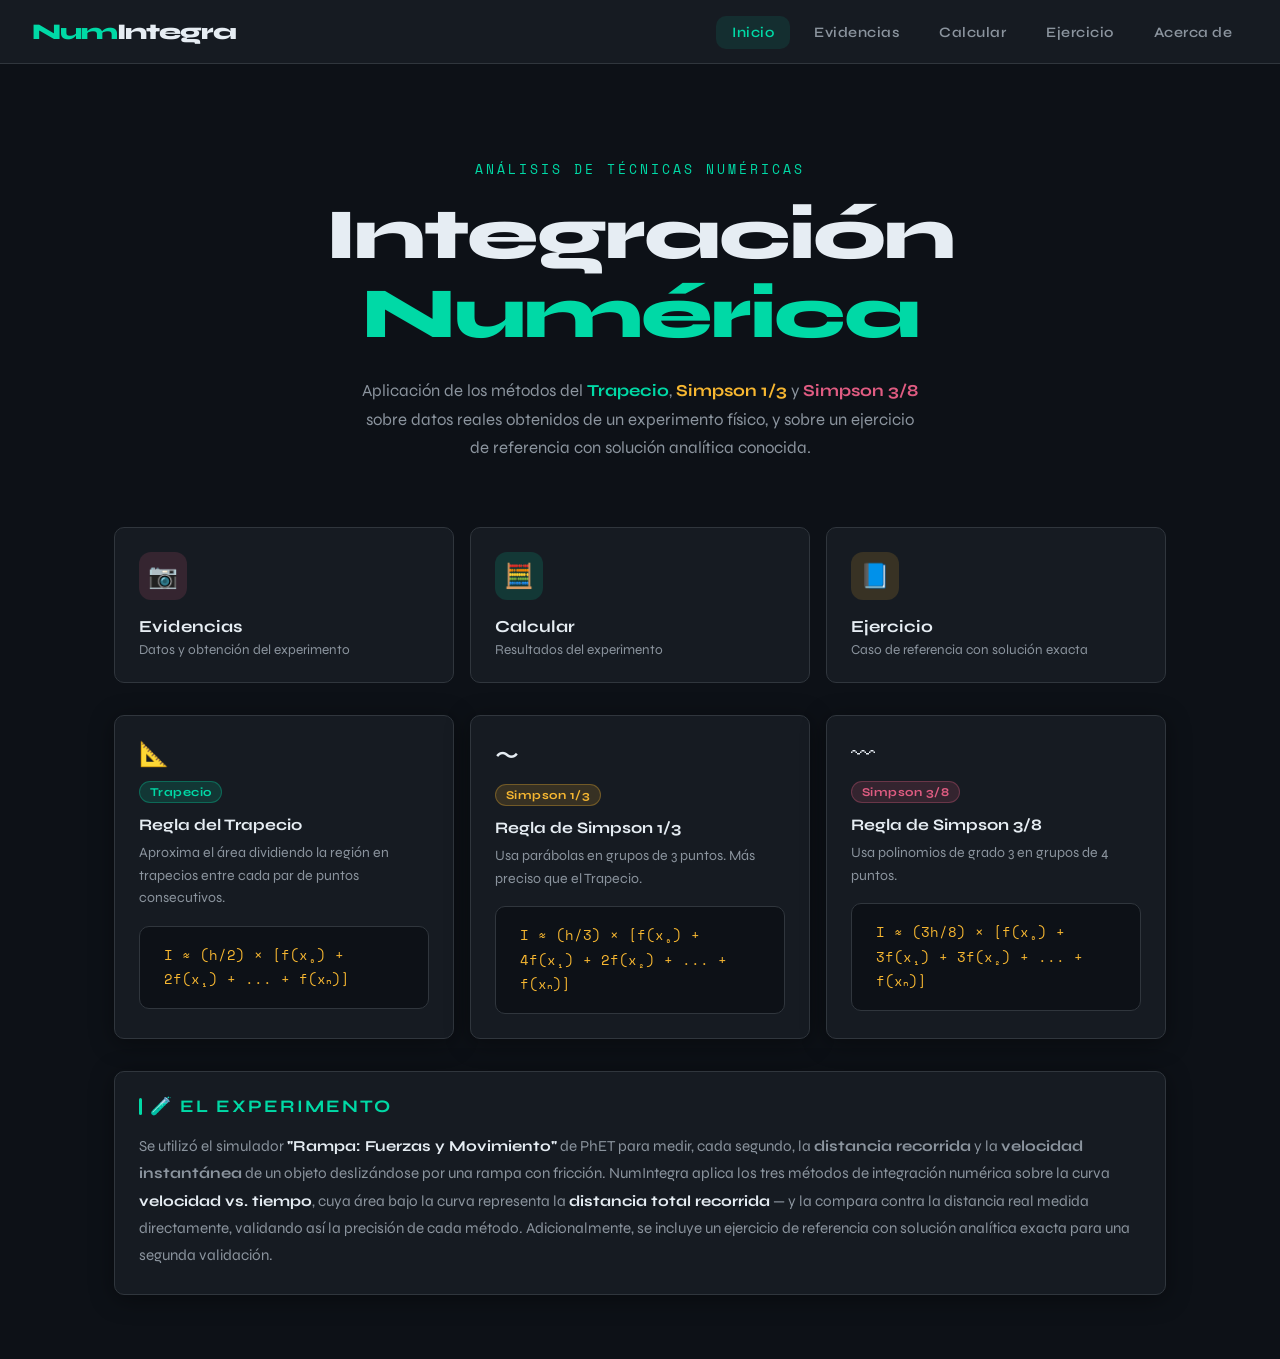
<file: index.html>
<!DOCTYPE html>
<html lang="es">
<head>
  <meta charset="UTF-8">
  <meta name="viewport" content="width=device-width, initial-scale=1.0">
  <title>NumIntegra — Integración Numérica</title>
  <link rel="stylesheet" href="css/estilos.css">
</head>
<body>

  <!-- ── Barra de navegación ── -->
  <nav>
    <a href="index.html" class="nav-logo">Num<span>Integra</span></a>
    <ul class="nav-enlaces">
      <li><a href="index.html" class="activo">Inicio</a></li>
      <li><a href="paginas/evidencias.html">Evidencias</a></li>
      <li><a href="paginas/metodos.html">Calcular</a></li>
      <li><a href="paginas/ejercicio.html">Ejercicio</a></li>
      <li><a href="paginas/acerca.html">Acerca de</a></li>
    </ul>
  </nav>

  <!-- ── Contenido principal ── -->
  <div class="contenedor">

    <!-- Hero -->
    <div style="text-align:center; padding: 4rem 1rem 2rem;">
      <div style="font-family: var(--fuente-mono); font-size:0.8rem; color:var(--color-acento); letter-spacing:3px; text-transform:uppercase; margin-bottom:1rem;">
        Análisis de Técnicas Numéricas
      </div>
      <h1 style="font-size: clamp(2.5rem, 6vw, 4.5rem); font-weight:800; letter-spacing:-2px; line-height:1.1; margin-bottom:1.5rem;">
        Integración<br><span style="color:var(--color-acento);">Numérica</span>
      </h1>
      <p style="color:var(--color-texto-suave); max-width:560px; margin:0 auto; font-size:1.05rem; line-height:1.7;">
        Aplicación de los métodos del <strong style="color:var(--color-trapecio)">Trapecio</strong>,
        <strong style="color:var(--color-s13)">Simpson 1/3</strong> y
        <strong style="color:var(--color-s38)">Simpson 3/8</strong>
        sobre datos reales obtenidos de un experimento físico, y sobre un ejercicio
        de referencia con solución analítica conocida.
      </p>
    </div>

    <!-- Accesos principales -->
    <div class="grid-accesos">

      <a href="paginas/evidencias.html" class="acceso-card animar">
        <div class="acceso-icono" style="background:rgba(224,92,130,0.15);">📷</div>
        <div class="acceso-titulo">Evidencias</div>
        <div class="acceso-desc">Datos y obtención del experimento</div>
      </a>

      <a href="paginas/metodos.html" class="acceso-card animar" style="animation-delay:0.1s;">
        <div class="acceso-icono" style="background:rgba(0,217,166,0.15);">🧮</div>
        <div class="acceso-titulo">Calcular</div>
        <div class="acceso-desc">Resultados del experimento</div>
      </a>

      <a href="paginas/ejercicio.html" class="acceso-card animar" style="animation-delay:0.2s;">
        <div class="acceso-icono" style="background:rgba(247,183,49,0.15);">📘</div>
        <div class="acceso-titulo">Ejercicio</div>
        <div class="acceso-desc">Caso de referencia con solución exacta</div>
      </a>

    </div>

    <!-- Tarjetas de los 3 métodos -->
    <div style="display:grid; grid-template-columns:repeat(auto-fit, minmax(280px, 1fr)); gap:1rem; margin: 2rem 0;">

      <div class="tarjeta animar">
        <div style="font-size:1.5rem; margin-bottom:0.75rem;">📐</div>
        <span class="badge badge-trapecio" style="margin-bottom:0.75rem; display:inline-block;">Trapecio</span>
        <h3 style="font-size:1rem; margin-bottom:0.5rem;">Regla del Trapecio</h3>
        <p style="color:var(--color-texto-suave); font-size:0.88rem; line-height:1.6;">
          Aproxima el área dividiendo la región en trapecios entre cada par de puntos consecutivos.
        </p>
        <div class="formula-box" style="margin-top:1rem;">
          I ≈ (h/2) × [f(x₀) + 2f(x₁) + ... + f(xₙ)]
        </div>
      </div>

      <div class="tarjeta animar" style="animation-delay:0.1s;">
        <div style="font-size:1.5rem; margin-bottom:0.75rem;">〜</div>
        <span class="badge badge-s13" style="margin-bottom:0.75rem; display:inline-block;">Simpson 1/3</span>
        <h3 style="font-size:1rem; margin-bottom:0.5rem;">Regla de Simpson 1/3</h3>
        <p style="color:var(--color-texto-suave); font-size:0.88rem; line-height:1.6;">
          Usa parábolas en grupos de 3 puntos. Más preciso que el Trapecio.
        </p>
        <div class="formula-box" style="margin-top:1rem;">
          I ≈ (h/3) × [f(x₀) + 4f(x₁) + 2f(x₂) + ... + f(xₙ)]
        </div>
      </div>

      <div class="tarjeta animar" style="animation-delay:0.2s;">
        <div style="font-size:1.5rem; margin-bottom:0.75rem;">〰</div>
        <span class="badge badge-s38" style="margin-bottom:0.75rem; display:inline-block;">Simpson 3/8</span>
        <h3 style="font-size:1rem; margin-bottom:0.5rem;">Regla de Simpson 3/8</h3>
        <p style="color:var(--color-texto-suave); font-size:0.88rem; line-height:1.6;">
          Usa polinomios de grado 3 en grupos de 4 puntos.
        </p>
        <div class="formula-box" style="margin-top:1rem;">
          I ≈ (3h/8) × [f(x₀) + 3f(x₁) + 3f(x₂) + ... + f(xₙ)]
        </div>
      </div>

    </div>

    <!-- Descripción del experimento -->
    <div class="tarjeta" style="margin-bottom:2rem;">
      <div class="titulo-seccion">🧪 El Experimento</div>
      <p style="color:var(--color-texto-suave); line-height:1.8; font-size:0.95rem;">
        Se utilizó el simulador <strong style="color:var(--color-texto)">"Rampa: Fuerzas y Movimiento"</strong> de PhET
        para medir, cada segundo, la <strong>distancia recorrida</strong> y la
        <strong>velocidad instantánea</strong> de un objeto deslizándose por una rampa con fricción.
        NumIntegra aplica los tres métodos de integración numérica sobre la curva
        <strong style="color:var(--color-texto)">velocidad vs. tiempo</strong>,
        cuya área bajo la curva representa la <strong style="color:var(--color-texto)">distancia total recorrida</strong>
        — y la compara contra la distancia real medida directamente, validando así la precisión
        de cada método. Adicionalmente, se incluye un ejercicio de referencia con solución
        analítica exacta para una segunda validación.
      </p>
    </div>

  </div><!-- fin .contenedor -->

</body>
</html>
</file>
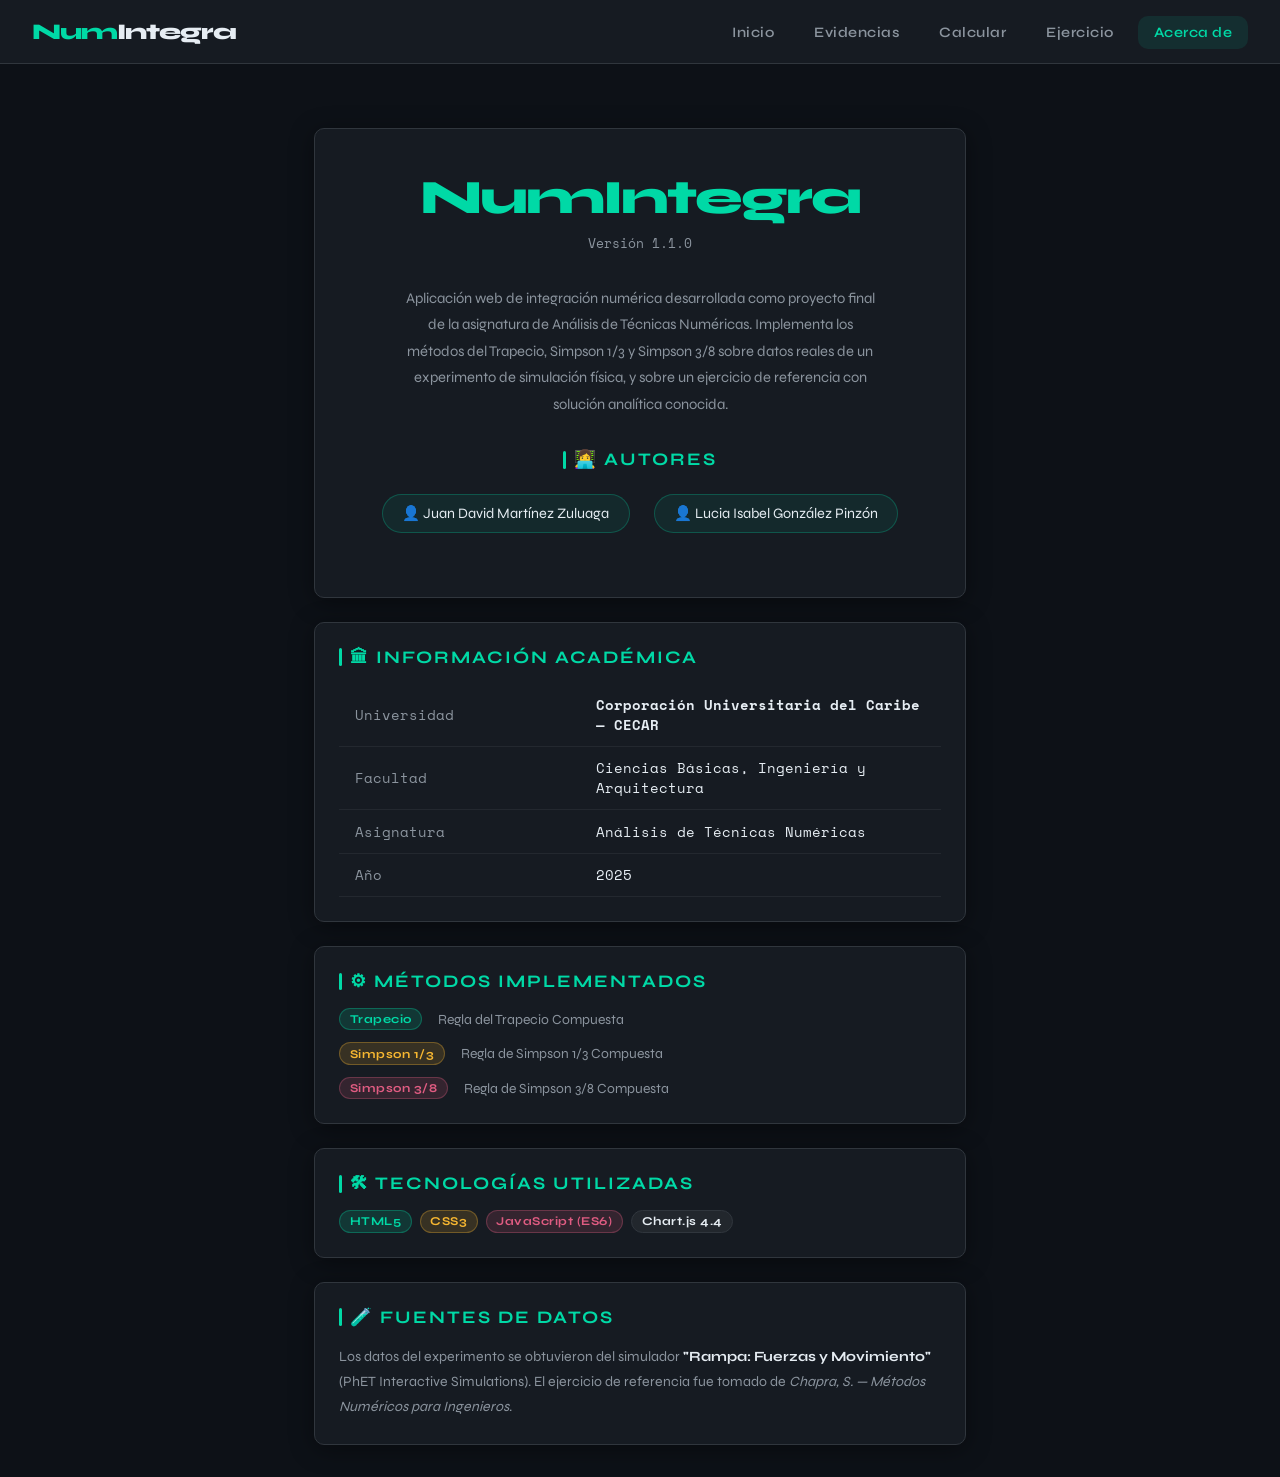
<file: paginas/acerca.html>
<!DOCTYPE html>
<html lang="es">
<head>
  <meta charset="UTF-8">
  <meta name="viewport" content="width=device-width, initial-scale=1.0">
  <title>Acerca de — NumIntegra</title>
  <link rel="stylesheet" href="../css/estilos.css">
</head>
<body>

  <nav>
    <a href="../index.html" class="nav-logo">Num<span>Integra</span></a>
    <ul class="nav-enlaces">
      <li><a href="../index.html">Inicio</a></li>
      <li><a href="evidencias.html">Evidencias</a></li>
      <li><a href="metodos.html">Calcular</a></li>
      <li><a href="ejercicio.html">Ejercicio</a></li>
      <li><a href="acerca.html" class="activo">Acerca de</a></li>
    </ul>
  </nav>

  <div class="contenedor" style="max-width:700px;">

    <div class="tarjeta acerca-tarjeta animar" style="margin-top:2rem; margin-bottom:1.5rem;">
      <div class="acerca-logo">NumIntegra</div>
      <div class="acerca-version">Versión 1.1.0</div>

      <p style="color:var(--color-texto-suave); font-size:0.92rem; line-height:1.8; max-width:480px; margin:0 auto 2rem;">
        Aplicación web de integración numérica desarrollada como proyecto final de la
        asignatura de Análisis de Técnicas Numéricas. Implementa los métodos del Trapecio,
        Simpson 1/3 y Simpson 3/8 sobre datos reales de un experimento de simulación física,
        y sobre un ejercicio de referencia con solución analítica conocida.
      </p>

      <div class="titulo-seccion" style="justify-content:center; margin-bottom:1rem;">👩‍💻 Autores</div>
      <div class="autores-lista">
        <div class="autor-chip">👤 Juan David Martínez Zuluaga</div>
        <div class="autor-chip">👤 Lucia Isabel González Pinzón</div>
      </div>
    </div>

    <div class="tarjeta animar" style="animation-delay:0.1s; margin-bottom:1.5rem;">
      <div class="titulo-seccion">🏛 Información Académica</div>
      <table class="tabla-errores">
        <tbody>
          <tr><td style="color:var(--color-texto-suave); width:40%;">Universidad</td><td style="font-weight:600;">Corporación Universitaria del Caribe — CECAR</td></tr>
          <tr><td style="color:var(--color-texto-suave);">Facultad</td><td>Ciencias Básicas, Ingeniería y Arquitectura</td></tr>
          <tr><td style="color:var(--color-texto-suave);">Asignatura</td><td>Análisis de Técnicas Numéricas</td></tr>
          <tr><td style="color:var(--color-texto-suave);">Año</td><td>2025</td></tr>
        </tbody>
      </table>
    </div>

    <div class="tarjeta animar" style="animation-delay:0.2s; margin-bottom:1.5rem;">
      <div class="titulo-seccion">⚙ Métodos implementados</div>
      <div style="display:flex; flex-direction:column; gap:0.75rem;">
        <div style="display:flex; align-items:center; gap:1rem;">
          <span class="badge badge-trapecio">Trapecio</span>
          <span style="color:var(--color-texto-suave); font-size:0.87rem;">Regla del Trapecio Compuesta</span>
        </div>
        <div style="display:flex; align-items:center; gap:1rem;">
          <span class="badge badge-s13">Simpson 1/3</span>
          <span style="color:var(--color-texto-suave); font-size:0.87rem;">Regla de Simpson 1/3 Compuesta</span>
        </div>
        <div style="display:flex; align-items:center; gap:1rem;">
          <span class="badge badge-s38">Simpson 3/8</span>
          <span style="color:var(--color-texto-suave); font-size:0.87rem;">Regla de Simpson 3/8 Compuesta</span>
        </div>
      </div>
    </div>

    <div class="tarjeta animar" style="animation-delay:0.3s; margin-bottom:1.5rem;">
      <div class="titulo-seccion">🛠 Tecnologías utilizadas</div>
      <div style="display:flex; flex-wrap:wrap; gap:0.5rem;">
        <span class="badge badge-trapecio">HTML5</span>
        <span class="badge badge-s13">CSS3</span>
        <span class="badge badge-s38">JavaScript (ES6)</span>
        <span class="badge" style="background:rgba(255,255,255,0.05); border:1px solid var(--color-borde);">Chart.js 4.4</span>
      </div>
    </div>

    <div class="tarjeta animar" style="animation-delay:0.4s;">
      <div class="titulo-seccion">🧪 Fuentes de datos</div>
      <p style="color:var(--color-texto-suave); font-size:0.88rem; line-height:1.8;">
        Los datos del experimento se obtuvieron del simulador <strong style="color:var(--color-texto)">"Rampa: Fuerzas y Movimiento"</strong>
        (PhET Interactive Simulations). El ejercicio de referencia fue tomado de
        <em>Chapra, S. — Métodos Numéricos para Ingenieros</em>.
      </p>
    </div>

  </div>

  <script src="../js/datos-experimento.js"></script>
  <script>
    document.querySelectorAll('.nav-enlaces a').forEach(function (enlace) {
      const ruta = enlace.getAttribute('href').split('/').pop();
      if (ruta === 'acerca.html') enlace.classList.add('activo');
    });
  </script>

</body>
</html>
</file>
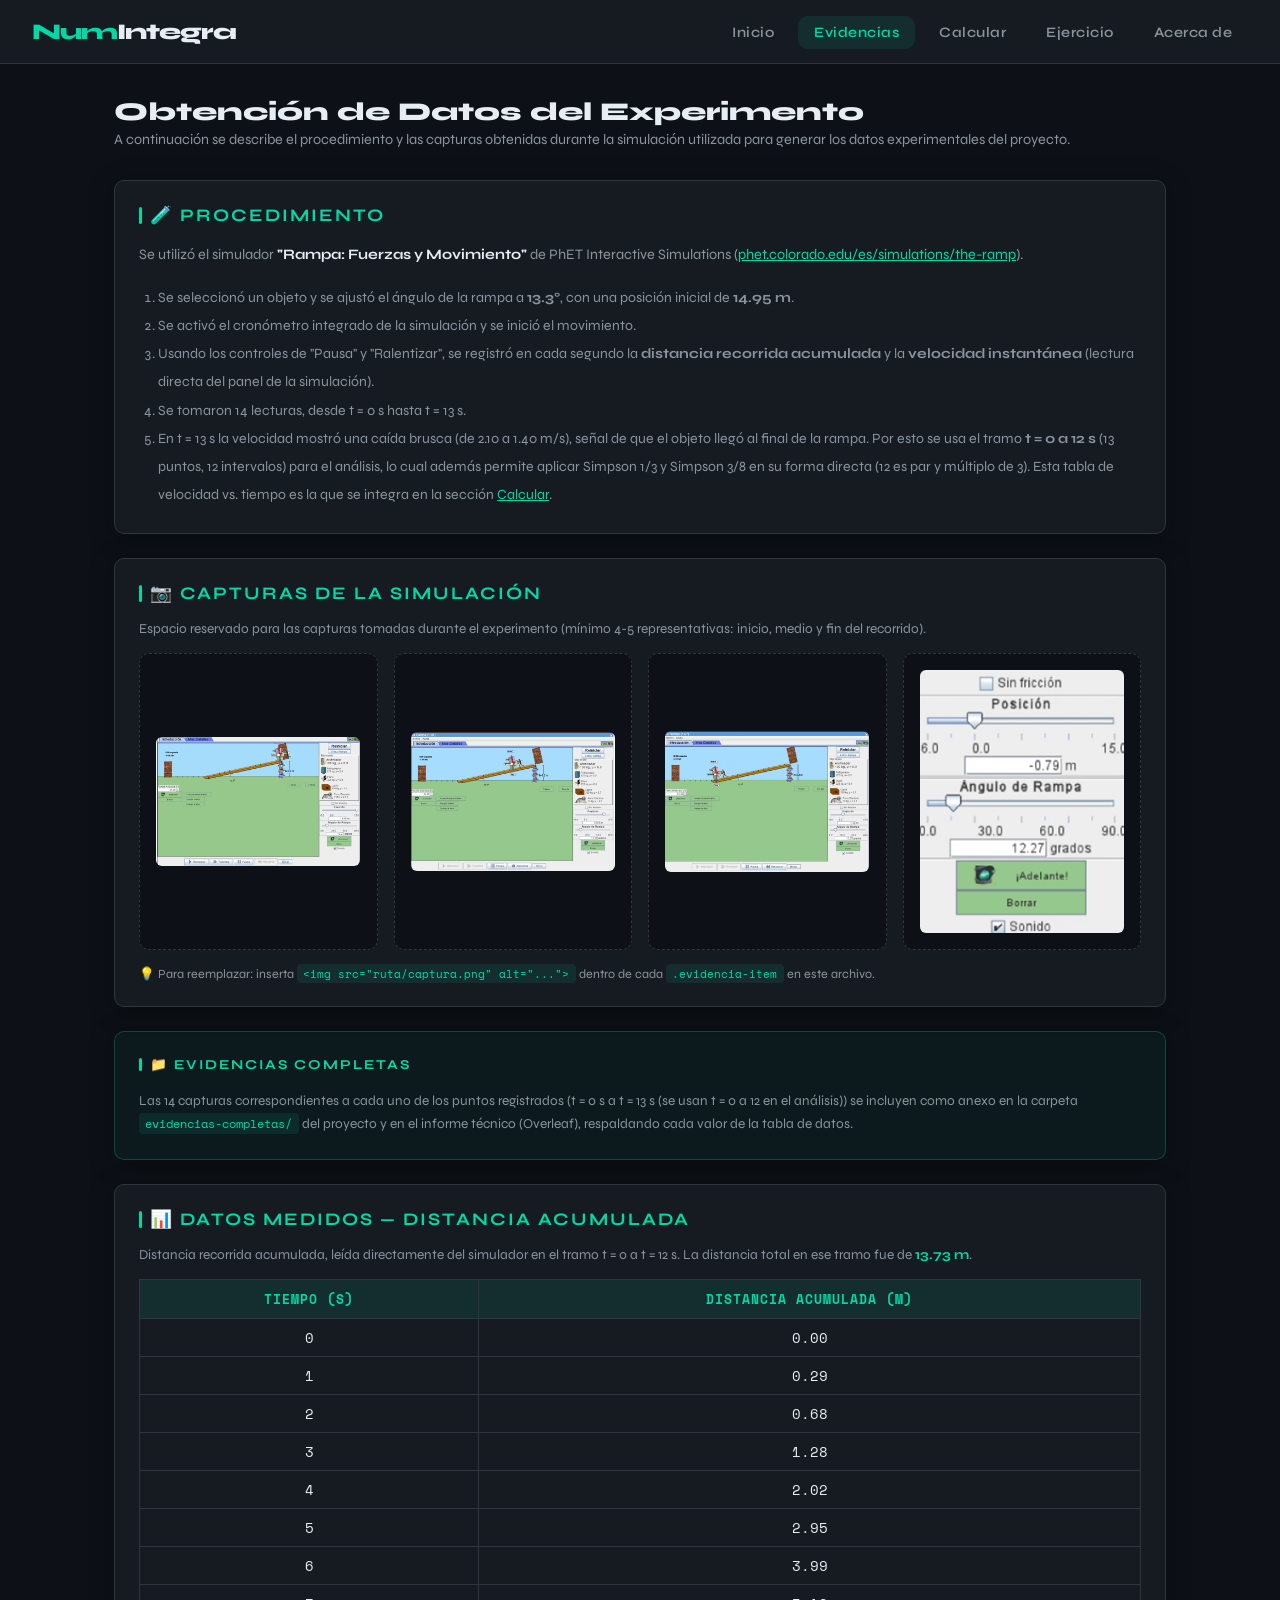
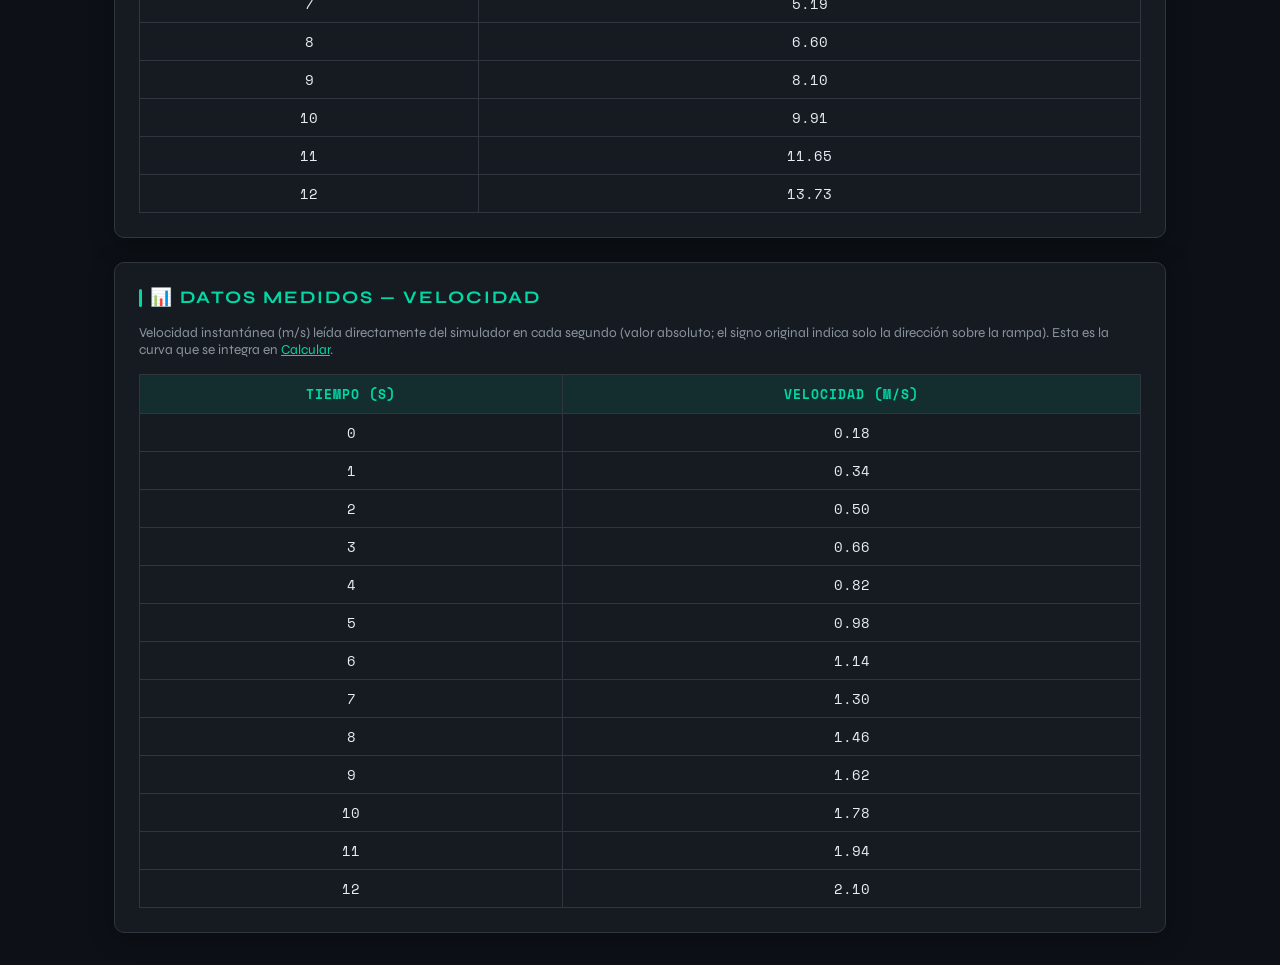
<file: paginas/evidencias.html>
<!DOCTYPE html>
<html lang="es">
<head>
  <meta charset="UTF-8">
  <meta name="viewport" content="width=device-width, initial-scale=1.0">
  <title>Evidencias — NumIntegra</title>
  <link rel="stylesheet" href="../css/estilos.css">
</head>
<body>

  <nav>
    <a href="../index.html" class="nav-logo">Num<span>Integra</span></a>
    <ul class="nav-enlaces">
      <li><a href="../index.html">Inicio</a></li>
      <li><a href="evidencias.html" class="activo">Evidencias</a></li>
      <li><a href="metodos.html">Calcular</a></li>
      <li><a href="ejercicio.html">Ejercicio</a></li>
      <li><a href="acerca.html">Acerca de</a></li>
    </ul>
  </nav>

  <div class="contenedor">

    <h2 style="font-size:1.6rem; font-weight:800; margin-bottom:0.25rem;">Obtención de Datos del Experimento</h2>
    <p style="color:var(--color-texto-suave); margin-bottom:2rem; font-size:0.9rem;">
      A continuación se describe el procedimiento y las capturas obtenidas durante la
      simulación utilizada para generar los datos experimentales del proyecto.
    </p>

    <!-- Descripción del procedimiento -->
    <div class="tarjeta" style="margin-bottom:1.5rem;">
      <div class="titulo-seccion">🧪 Procedimiento</div>
      <p style="color:var(--color-texto-suave); font-size:0.9rem; line-height:1.8; margin-bottom:1rem;">
        Se utilizó el simulador <strong style="color:var(--color-texto)">"Rampa: Fuerzas y Movimiento"</strong>
        de PhET Interactive Simulations
        (<a href="https://phet.colorado.edu/es/simulations/the-ramp" target="_blank" style="color:var(--color-acento);">phet.colorado.edu/es/simulations/the-ramp</a>).
      </p>
      <ol style="color:var(--color-texto-suave); font-size:0.88rem; line-height:2; padding-left:1.2rem;">
        <li>Se seleccionó un objeto y se ajustó el ángulo de la rampa a <strong>13.3°</strong>, con una posición inicial de <strong>14.95 m</strong>.</li>
        <li>Se activó el cronómetro integrado de la simulación y se inició el movimiento.</li>
        <li>Usando los controles de "Pausa" y "Ralentizar", se registró en cada segundo la
            <strong>distancia recorrida acumulada</strong> y la <strong>velocidad instantánea</strong>
            (lectura directa del panel de la simulación).</li>
        <li>Se tomaron 14 lecturas, desde t = 0 s hasta t = 13 s.</li>
        <li>En t = 13 s la velocidad mostró una caída brusca (de 2.10 a 1.40 m/s), señal de que el
            objeto llegó al final de la rampa. Por esto se usa el tramo <strong>t = 0 a 12 s</strong>
            (13 puntos, 12 intervalos) para el análisis, lo cual además permite aplicar Simpson 1/3
            y Simpson 3/8 en su forma directa (12 es par y múltiplo de 3). Esta tabla de velocidad
            vs. tiempo es la que se integra en la sección
            <a href="metodos.html" style="color:var(--color-acento);">Calcular</a>.</li>
      </ol>
    </div>

    <!-- Galería de capturas -->
    <div class="tarjeta" style="margin-bottom:1.5rem;">
      <div class="titulo-seccion">📷 Capturas de la simulación</div>
      <p style="color:var(--color-texto-suave); font-size:0.85rem; margin-bottom:1rem;">
        Espacio reservado para las capturas tomadas durante el experimento (mínimo 4-5 representativas:
        inicio, medio y fin del recorrido).
      </p>
      <div class="galeria-evidencias">
        <div class="evidencia-item"><img src="../evidencias-completas/Imagen1.png" alt="Captura inicial"></div>
        <div class="evidencia-item"><img src="../evidencias-completas/Imagen2.png" alt="Captura intermedia"></div>
        <div class="evidencia-item"><img src="../evidencias-completas/Imagen3.png" alt="Captura final"></div>
        <div class="evidencia-item"><img src="../evidencias-completas/Imagen4.png" alt="Configuración de la rampa"></div>
      </div>
      <p style="color:var(--color-texto-suave); font-size:0.78rem; margin-top:0.5rem;">
        💡 Para reemplazar: inserta <code>&lt;img src="ruta/captura.png" alt="..."&gt;</code> dentro
        de cada <code>.evidencia-item</code> en este archivo.
      </p>
    </div>

    <!-- Nota sobre evidencias completas -->
    <div class="tarjeta" style="margin-bottom:1.5rem; border-color:rgba(0,217,166,0.25); background:rgba(0,217,166,0.04);">
      <div class="titulo-seccion" style="font-size:0.85rem;">📁 Evidencias completas</div>
      <p style="color:var(--color-texto-suave); font-size:0.85rem; line-height:1.7;">
        Las 14 capturas correspondientes a cada uno de los puntos registrados (t = 0 s a t = 13 s (se usan t = 0 a 12 en el análisis))
        se incluyen como anexo en la carpeta <code>evidencias-completas/</code> del proyecto y en el
        informe técnico (Overleaf), respaldando cada valor de la tabla de datos.
      </p>
    </div>

    <!-- Tabla de datos experimentales -->
    <div class="tarjeta" style="margin-bottom:1.5rem;">
      <div class="titulo-seccion">📊 Datos Medidos — Distancia Acumulada</div>
      <p style="color:var(--color-texto-suave); font-size:0.85rem; margin-bottom:1rem;">
        Distancia recorrida acumulada, leída directamente del simulador en el tramo
        t = 0 a t = 12 s. La distancia total en ese tramo fue de
        <strong style="color:var(--color-acento)">13.73 m</strong>.
      </p>
      <table class="tabla-datos">
        <thead>
          <tr><th>Tiempo (s)</th><th>Distancia acumulada (m)</th></tr>
        </thead>
        <tbody id="cuerpoTablaDistancia"></tbody>
      </table>
    </div>

    <!-- Tabla de velocidades medidas -->
    <div class="tarjeta">
      <div class="titulo-seccion">📊 Datos Medidos — Velocidad</div>
      <p style="color:var(--color-texto-suave); font-size:0.85rem; margin-bottom:1rem;">
        Velocidad instantánea (m/s) leída directamente del simulador en cada segundo
        (valor absoluto; el signo original indica solo la dirección sobre la rampa).
        Esta es la curva que se integra en
        <a href="metodos.html" style="color:var(--color-acento);">Calcular</a>.
      </p>
      <table class="tabla-datos">
        <thead>
          <tr><th>Tiempo (s)</th><th>Velocidad (m/s)</th></tr>
        </thead>
        <tbody id="cuerpoTablaVelocidad"></tbody>
      </table>
    </div>

  </div><!-- fin .contenedor -->

  <script src="../js/datos-experimento.js"></script>
  <script>
    // Tabla de distancia acumulada (13 puntos, t = 0 a 12)
    document.getElementById('cuerpoTablaDistancia').innerHTML = DATOS_EXPERIMENTO.distanciaAcumulada.map(function (d, i) {
      return `<tr><td>${i}</td><td>${d.toFixed(2)}</td></tr>`;
    }).join('');

    // Tabla de velocidades medidas (13 puntos)
    document.getElementById('cuerpoTablaVelocidad').innerHTML = DATOS_EXPERIMENTO.tiempos.map(function (t, i) {
      return `<tr><td>${t}</td><td>${DATOS_EXPERIMENTO.velocidades[i].toFixed(2)}</td></tr>`;
    }).join('');
  </script>

</body>
</html>
</file>
<file: css/estilos.css>
/* ============================================================
   NumIntegra - Estilos Principales
   Proyecto Final de Análisis de Técnicas Numéricas
   Autores: Juan David Martínez Zuluaga, Lucia Isabel González Pinzón
   ============================================================ */

@import url('https://fonts.googleapis.com/css2?family=Space+Mono:wght@400;700&family=Syne:wght@400;600;700;800&display=swap');

:root {
  --color-fondo: #0d1117;
  --color-panel: #161b22;
  --color-borde: #30363d;
  --color-acento: #00d9a6;
  --color-acento2: #f7b731;
  --color-acento3: #e05c82;
  --color-texto: #e6edf3;
  --color-texto-suave: #8b949e;
  --color-trapecio: #00d9a6;
  --color-s13: #f7b731;
  --color-s38: #e05c82;
  --fuente-titulo: 'Syne', sans-serif;
  --fuente-mono: 'Space Mono', monospace;
  --radio: 10px;
  --sombra: 0 4px 24px rgba(0,0,0,0.4);
}

* { margin: 0; padding: 0; box-sizing: border-box; }

body {
  background-color: var(--color-fondo);
  color: var(--color-texto);
  font-family: var(--fuente-titulo);
  min-height: 100vh;
}

/* --- Navegación --- */
nav {
  background: var(--color-panel);
  border-bottom: 1px solid var(--color-borde);
  padding: 0 2rem;
  display: flex;
  align-items: center;
  justify-content: space-between;
  height: 64px;
  position: sticky;
  top: 0;
  z-index: 100;
}

.nav-logo {
  font-size: 1.4rem;
  font-weight: 800;
  color: var(--color-acento);
  letter-spacing: -1px;
  text-decoration: none;
}

.nav-logo span { color: var(--color-texto); }

.nav-enlaces { display: flex; gap: 0.5rem; list-style: none; }

.nav-enlaces a {
  color: var(--color-texto-suave);
  text-decoration: none;
  font-size: 0.9rem;
  font-weight: 600;
  padding: 0.5rem 1rem;
  border-radius: var(--radio);
  transition: all 0.2s;
  letter-spacing: 0.5px;
}

.nav-enlaces a:hover, .nav-enlaces a.activo {
  color: var(--color-acento);
  background: rgba(0, 217, 166, 0.1);
}

/* --- Layout general --- */
.contenedor { max-width: 1100px; margin: 0 auto; padding: 2rem 1.5rem; }

.tarjeta {
  background: var(--color-panel);
  border: 1px solid var(--color-borde);
  border-radius: var(--radio);
  padding: 1.5rem;
  box-shadow: var(--sombra);
}

.titulo-seccion {
  font-size: 1.1rem;
  font-weight: 700;
  color: var(--color-acento);
  text-transform: uppercase;
  letter-spacing: 2px;
  margin-bottom: 1rem;
  display: flex;
  align-items: center;
  gap: 0.5rem;
}

.titulo-seccion::before {
  content: '';
  display: inline-block;
  width: 3px;
  height: 1em;
  background: var(--color-acento);
  border-radius: 2px;
}

/* --- Tarjetas grandes de navegación (estilo "Hola, investigador") --- */
.grid-accesos {
  display: grid;
  grid-template-columns: repeat(auto-fit, minmax(220px, 1fr));
  gap: 1rem;
  margin: 2rem 0;
}

.acceso-card {
  background: var(--color-panel);
  border: 1px solid var(--color-borde);
  border-radius: var(--radio);
  padding: 1.5rem;
  text-decoration: none;
  color: var(--color-texto);
  transition: all 0.2s;
  display: block;
}

.acceso-card:hover {
  border-color: var(--color-acento);
  transform: translateY(-3px);
  box-shadow: var(--sombra);
}

.acceso-icono {
  width: 48px;
  height: 48px;
  border-radius: 12px;
  display: flex;
  align-items: center;
  justify-content: center;
  font-size: 1.5rem;
  margin-bottom: 1rem;
}

.acceso-titulo { font-size: 1.05rem; font-weight: 700; margin-bottom: 0.25rem; }
.acceso-desc { font-size: 0.85rem; color: var(--color-texto-suave); }

/* --- Tabla de datos --- */
.tabla-datos {
  width: 100%;
  border-collapse: collapse;
  font-family: var(--fuente-mono);
  font-size: 0.9rem;
}

.tabla-datos th {
  background: rgba(0, 217, 166, 0.1);
  color: var(--color-acento);
  padding: 0.6rem 1rem;
  text-align: center;
  border: 1px solid var(--color-borde);
  font-size: 0.8rem;
  letter-spacing: 1px;
  text-transform: uppercase;
}

.tabla-datos td {
  padding: 0.5rem 1rem;
  border: 1px solid var(--color-borde);
  text-align: center;
  color: var(--color-texto);
}

.tabla-datos tr:hover td { background: rgba(255,255,255,0.03); }

/* --- Botones --- */
.btn {
  display: inline-flex;
  align-items: center;
  gap: 0.4rem;
  padding: 0.6rem 1.2rem;
  border: none;
  border-radius: var(--radio);
  font-family: var(--fuente-titulo);
  font-weight: 700;
  font-size: 0.85rem;
  cursor: pointer;
  transition: all 0.2s;
  letter-spacing: 0.5px;
  text-decoration: none;
}

.btn-primario { background: var(--color-acento); color: #0d1117; }
.btn-primario:hover {
  background: #00f0b8;
  transform: translateY(-1px);
  box-shadow: 0 4px 16px rgba(0, 217, 166, 0.3);
}

.btn-secundario {
  background: transparent;
  color: var(--color-texto-suave);
  border: 1px solid var(--color-borde);
}
.btn-secundario:hover { color: var(--color-texto); border-color: var(--color-texto-suave); }

/* --- Resultados --- */
.caja-resultado {
  background: rgba(0, 217, 166, 0.05);
  border: 1px solid rgba(0, 217, 166, 0.2);
  border-radius: var(--radio);
  padding: 1rem 1.5rem;
  font-family: var(--fuente-mono);
}

.resultado-valor { font-size: 1.8rem; font-weight: 700; color: var(--color-acento); }

.resultado-etiqueta {
  font-size: 0.75rem;
  color: var(--color-texto-suave);
  text-transform: uppercase;
  letter-spacing: 1px;
  margin-bottom: 0.25rem;
}

/* --- Badges --- */
.badge {
  display: inline-block;
  padding: 0.2rem 0.6rem;
  border-radius: 20px;
  font-size: 0.75rem;
  font-weight: 700;
  letter-spacing: 0.5px;
}

.badge-trapecio {
  background: rgba(0, 217, 166, 0.15);
  color: var(--color-trapecio);
  border: 1px solid rgba(0, 217, 166, 0.3);
}

.badge-s13 {
  background: rgba(247, 183, 49, 0.15);
  color: var(--color-s13);
  border: 1px solid rgba(247, 183, 49, 0.3);
}

.badge-s38 {
  background: rgba(224, 92, 130, 0.15);
  color: var(--color-s38);
  border: 1px solid rgba(224, 92, 130, 0.3);
}

.grid-resultados {
  display: grid;
  grid-template-columns: repeat(3, 1fr);
  gap: 1rem;
  margin-top: 1rem;
}

@media (max-width: 700px) {
  .grid-resultados { grid-template-columns: 1fr; }
  nav { padding: 0 1rem; }
  .nav-enlaces a { padding: 0.4rem 0.6rem; font-size: 0.8rem; }
}

/* --- Gráfica --- */
#contenedor-grafica {
  background: var(--color-panel);
  border: 1px solid var(--color-borde);
  border-radius: var(--radio);
  padding: 1rem;
  margin-top: 1.5rem;
}

canvas { border-radius: 6px; }

/* --- Tabla de errores --- */
.tabla-errores {
  width: 100%;
  border-collapse: collapse;
  font-family: var(--fuente-mono);
  font-size: 0.85rem;
  margin-top: 1rem;
}

.tabla-errores th {
  padding: 0.6rem 1rem;
  text-align: left;
  border-bottom: 1px solid var(--color-borde);
  color: var(--color-texto-suave);
  font-size: 0.75rem;
  text-transform: uppercase;
  letter-spacing: 1px;
}

.tabla-errores td {
  padding: 0.7rem 1rem;
  border-bottom: 1px solid rgba(48, 54, 61, 0.5);
}

/* --- Alertas --- */
.alerta {
  padding: 0.8rem 1rem;
  border-radius: var(--radio);
  font-size: 0.88rem;
  margin-top: 1rem;
  display: none;
}

.alerta-error {
  background: rgba(224, 92, 130, 0.1);
  border: 1px solid rgba(224, 92, 130, 0.3);
  color: var(--color-acento3);
}

.alerta-exito {
  background: rgba(0, 217, 166, 0.1);
  border: 1px solid rgba(0, 217, 166, 0.3);
  color: var(--color-acento);
}

.alerta.visible { display: block; }

hr.separador {
  border: none;
  border-top: 1px solid var(--color-borde);
  margin: 1.5rem 0;
}

@keyframes aparecer {
  from { opacity: 0; transform: translateY(16px); }
  to   { opacity: 1; transform: translateY(0); }
}

.animar { animation: aparecer 0.4s ease forwards; }

.leyenda-grafica {
  display: flex;
  gap: 1.5rem;
  flex-wrap: wrap;
  margin-top: 0.75rem;
  padding: 0 0.5rem;
}

.leyenda-item {
  display: flex;
  align-items: center;
  gap: 0.5rem;
  font-size: 0.82rem;
  color: var(--color-texto-suave);
}

.leyenda-linea { width: 24px; height: 3px; border-radius: 2px; }

/* --- Acerca de --- */
.acerca-tarjeta { text-align: center; padding: 2.5rem; }

.acerca-logo {
  font-size: 3rem;
  font-weight: 800;
  color: var(--color-acento);
  letter-spacing: -2px;
  margin-bottom: 0.5rem;
}

.acerca-version {
  font-family: var(--fuente-mono);
  font-size: 0.8rem;
  color: var(--color-texto-suave);
  margin-bottom: 2rem;
}

.autores-lista {
  display: flex;
  justify-content: center;
  gap: 1.5rem;
  flex-wrap: wrap;
  margin: 1.5rem 0;
}

.autor-chip {
  background: rgba(0, 217, 166, 0.08);
  border: 1px solid rgba(0, 217, 166, 0.25);
  border-radius: 40px;
  padding: 0.6rem 1.2rem;
  font-size: 0.9rem;
  color: var(--color-texto);
}

/* --- Código inline --- */
code {
  font-family: var(--fuente-mono);
  background: rgba(0,217,166,0.1);
  color: var(--color-acento);
  padding: 0.1rem 0.4rem;
  border-radius: 4px;
  font-size: 0.85em;
}

/* --- Cajas de fórmula --- */
.formula-box {
  background: #0d1117;
  border: 1px solid var(--color-borde);
  border-radius: var(--radio);
  padding: 1rem 1.5rem;
  font-family: var(--fuente-mono);
  font-size: 0.85rem;
  color: var(--color-acento2);
  margin-top: 0.5rem;
  line-height: 1.8;
}

/* --- Galería de evidencias --- */
.galeria-evidencias {
  display: grid;
  grid-template-columns: repeat(auto-fit, minmax(220px, 1fr));
  gap: 1rem;
  margin: 1rem 0;
}

.evidencia-item {
  background: var(--color-fondo);
  border: 1px dashed var(--color-borde);
  border-radius: var(--radio);
  padding: 1rem;
  text-align: center;
  color: var(--color-texto-suave);
  font-size: 0.85rem;
  min-height: 140px;
  display: flex;
  flex-direction: column;
  align-items: center;
  justify-content: center;
  gap: 0.5rem;
}

.evidencia-item img {
  max-width: 100%;
  border-radius: 6px;
}

/* --- Caja de resultado individual (ejercicio) --- */
.resultado-comparacion {
  display: grid;
  grid-template-columns: repeat(auto-fit, minmax(160px, 1fr));
  gap: 1rem;
  margin-top: 1rem;
}
</file>
